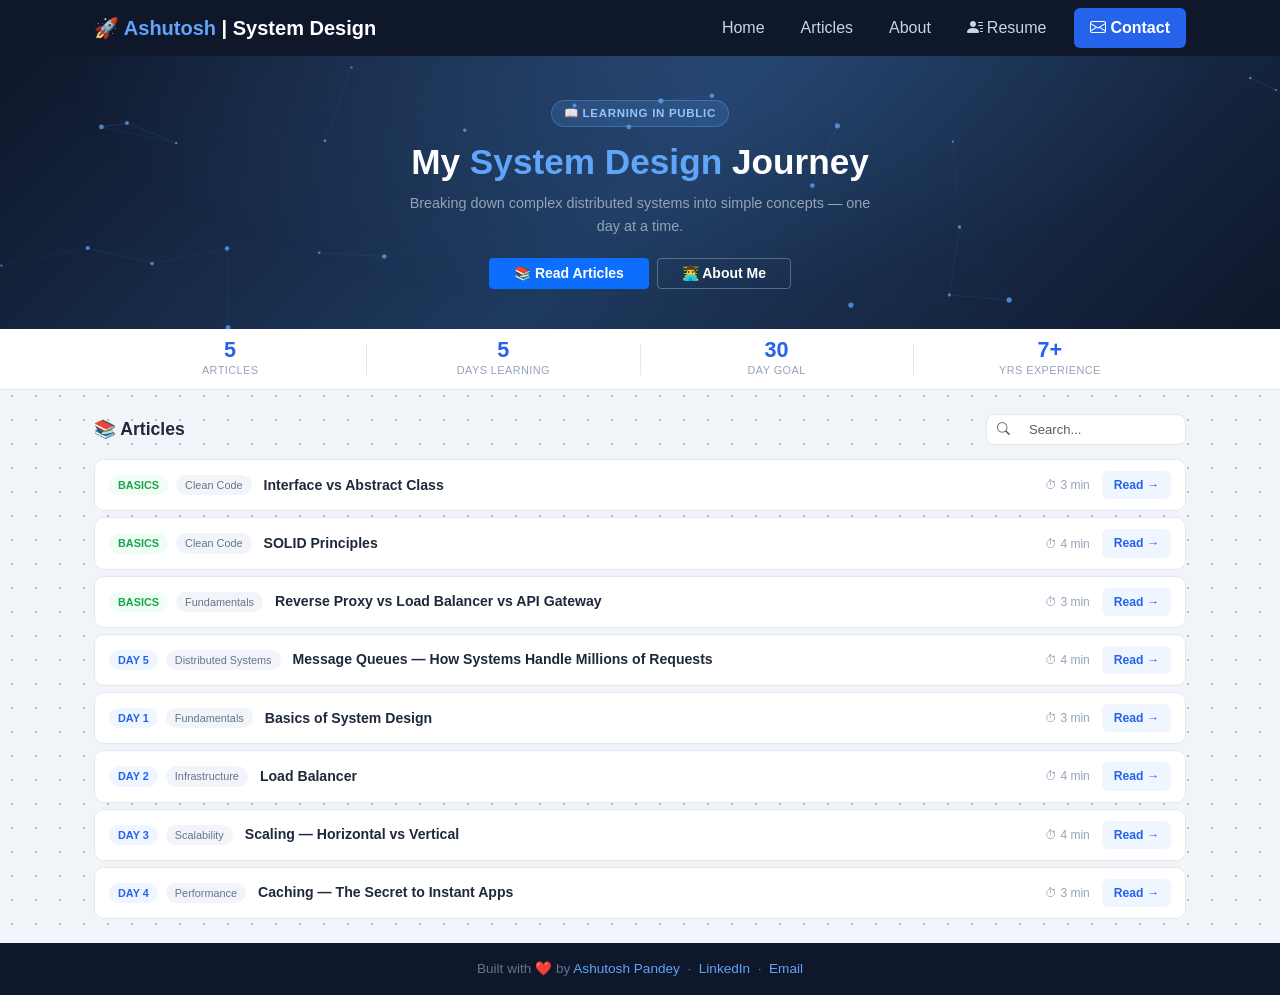
<file: index.html>
<!DOCTYPE html>
<html lang="en">
<head>
    <meta charset="UTF-8">
    <meta name="viewport" content="width=device-width, initial-scale=1.0">
    <link rel="icon" href="data:image/svg+xml,<svg xmlns=%22http://www.w3.org/2000/svg%22 viewBox=%220 0 100 100%22><text y=%22.9em%22 font-size=%2290%22>🤖</text></svg>">
    <title>Ashutosh | System Design Journey</title>
    <link href="https://cdn.jsdelivr.net/npm/bootstrap@5.3.3/dist/css/bootstrap.min.css" rel="stylesheet">
    <link href="https://cdn.jsdelivr.net/npm/bootstrap-icons@1.11.3/font/bootstrap-icons.css" rel="stylesheet">
    <link rel="stylesheet" href="stylesheets/common.css">
    <link rel="stylesheet" href="stylesheets/home.css">
</head>
<body>

    <!-- Navbar -->
    <nav class="navbar navbar-expand-lg sticky-top" id="navbar">
        <div class="container px-3 px-md-4">
            <a class="navbar-brand fw-bold text-white" href="#">🚀 <span>Ashutosh</span> | System Design</a>
            <button class="navbar-toggler border-0" type="button" data-bs-toggle="collapse" data-bs-target="#navMenu">
                <i class="bi bi-list text-white fs-4"></i>
            </button>
            <div class="collapse navbar-collapse" id="navMenu">
                <ul class="navbar-nav ms-auto align-items-lg-center gap-1 py-2 py-lg-0">
                    <li class="nav-item"><a class="nav-link px-3" href="#">Home</a></li>
                    <li class="nav-item"><a class="nav-link px-3" href="#articles">Articles</a></li>
                    <li class="nav-item"><a class="nav-link px-3" href="#" data-bs-toggle="modal" data-bs-target="#aboutModal">About</a></li>
                    <li class="nav-item"><a class="nav-link px-3" href="resume.html" target="_blank"><i class="bi bi-person-lines-fill me-1"></i>Resume</a></li>
                    <li class="nav-item ms-lg-2 mt-2 mt-lg-0">
                        <a class="nav-link contact-btn px-3 rounded" href="https://mail.google.com/mail/?view=cm&to=imaashutoshpandey@gmail.com" target="_blank">
                            <i class="bi bi-envelope me-1"></i>Contact
                        </a>
                    </li>
                </ul>
            </div>
        </div>
    </nav>

    <!-- Hero -->
    <section class="hero">
        <canvas id="heroCanvas" class="hero-canvas"></canvas>
        <div class="hero-content">
            <div class="hero-badge">📖 Learning in Public</div>
            <h1 class="mb-2">My <span class="highlight">System Design</span> Journey</h1>
            <p>Breaking down complex distributed systems into simple concepts — one day at a time.</p>
            <div class="d-flex justify-content-center gap-2 flex-wrap">
                <a href="#articles" class="btn btn-primary btn-sm fw-semibold px-4">📚 Read Articles</a>
                <button class="btn btn-hero-outline btn-sm fw-semibold px-4" data-bs-toggle="modal" data-bs-target="#aboutModal">👨‍💻 About Me</button>
            </div>
        </div>
    </section>

    <!-- Stats -->
    <div class="stats-bar">
        <div class="container px-3 px-md-4">
            <div class="stats-row">
                <div class="stat-item">
                    <span class="stat-number">5</span>
                    <span class="stat-label">Articles</span>
                </div>
                <div class="stat-divider"></div>
                <div class="stat-item">
                    <span class="stat-number">5</span>
                    <span class="stat-label">Days Learning</span>
                </div>
                <div class="stat-divider"></div>
                <div class="stat-item">
                    <span class="stat-number">30</span>
                    <span class="stat-label">Day Goal</span>
                </div>
                <div class="stat-divider"></div>
                <div class="stat-item">
                    <span class="stat-number">7+</span>
                    <span class="stat-label">Yrs Experience</span>
                </div>
            </div>
        </div>
    </div>

    <!-- Articles -->
    <div class="container px-3 px-md-4 py-4" id="articles">

        <div class="section-header">
            <h2 class="section-title">📚 Articles</h2>
            <div class="input-group search-group">
                <span class="input-group-text bg-white border-end-0"><i class="bi bi-search text-muted" style="font-size:0.8rem;"></i></span>
                <input type="text" id="searchInput" class="form-control border-start-0 search-input" placeholder="Search...">
            </div>
        </div>

        <div class="article-list" id="articleList">

            <div class="article-list-item article-trigger" data-day="103" data-title="interface abstract class abstraction clean code csharp basics fundamentals oop">
                <div class="d-flex align-items-center gap-2 flex-shrink-0">
                    <span class="basics-badge">Basics</span>
                    <span class="topic-tag d-none d-sm-inline">Clean Code</span>
                </div>
                <span class="ali-title">Interface vs Abstract Class</span>
                <span class="read-time d-none d-md-inline">⏱ 3 min</span>
                <span class="read-btn">Read →</span>
            </div>

            <div class="article-list-item article-trigger" data-day="102" data-title="solid principles clean code srp ocp lsp isp dip basics fundamentals design patterns">
                <div class="d-flex align-items-center gap-2 flex-shrink-0">
                    <span class="basics-badge">Basics</span>
                    <span class="topic-tag d-none d-sm-inline">Clean Code</span>
                </div>
                <span class="ali-title">SOLID Principles</span>
                <span class="read-time d-none d-md-inline">⏱ 4 min</span>
                <span class="read-btn">Read →</span>
            </div>

            <div class="article-list-item article-trigger" data-day="101" data-title="reverse proxy load balancer api gateway fundamentals basics microservices">
                <div class="d-flex align-items-center gap-2 flex-shrink-0">
                    <span class="basics-badge">Basics</span>
                    <span class="topic-tag d-none d-sm-inline">Fundamentals</span>
                </div>
                <span class="ali-title">Reverse Proxy vs Load Balancer vs API Gateway</span>
                <span class="read-time d-none d-md-inline">⏱ 3 min</span>
                <span class="read-btn">Read →</span>
            </div>

            <div class="article-list-item article-trigger" data-day="5" data-title="day 5 message queues kafka distributed systems backend">
                <div class="d-flex align-items-center gap-2 flex-shrink-0">
                    <span class="day-badge">Day 5</span>
                    <span class="topic-tag d-none d-sm-inline">Distributed Systems</span>
                </div>
                <span class="ali-title">Message Queues — How Systems Handle Millions of Requests</span>
                <span class="read-time d-none d-md-inline">⏱ 4 min</span>
                <span class="read-btn">Read →</span>
            </div>

            <div class="article-list-item article-trigger" data-day="1" data-title="day 1 basics system design fundamentals">
                <div class="d-flex align-items-center gap-2 flex-shrink-0">
                    <span class="day-badge">Day 1</span>
                    <span class="topic-tag d-none d-sm-inline">Fundamentals</span>
                </div>
                <span class="ali-title">Basics of System Design</span>
                <span class="read-time d-none d-md-inline">⏱ 3 min</span>
                <span class="read-btn">Read →</span>
            </div>

            <div class="article-list-item article-trigger" data-day="2" data-title="day 2 load balancer traffic servers infrastructure">
                <div class="d-flex align-items-center gap-2 flex-shrink-0">
                    <span class="day-badge">Day 2</span>
                    <span class="topic-tag d-none d-sm-inline">Infrastructure</span>
                </div>
                <span class="ali-title">Load Balancer</span>
                <span class="read-time d-none d-md-inline">⏱ 4 min</span>
                <span class="read-btn">Read →</span>
            </div>

            <div class="article-list-item article-trigger" data-day="3" data-title="day 3 scaling horizontal vertical scalability">
                <div class="d-flex align-items-center gap-2 flex-shrink-0">
                    <span class="day-badge">Day 3</span>
                    <span class="topic-tag d-none d-sm-inline">Scalability</span>
                </div>
                <span class="ali-title">Scaling — Horizontal vs Vertical</span>
                <span class="read-time d-none d-md-inline">⏱ 4 min</span>
                <span class="read-btn">Read →</span>
            </div>

            <div class="article-list-item article-trigger" data-day="4" data-title="day 4 caching redis performance instant apps">
                <div class="d-flex align-items-center gap-2 flex-shrink-0">
                    <span class="day-badge">Day 4</span>
                    <span class="topic-tag d-none d-sm-inline">Performance</span>
                </div>
                <span class="ali-title">Caching — The Secret to Instant Apps</span>
                <span class="read-time d-none d-md-inline">⏱ 3 min</span>
                <span class="read-btn">Read →</span>
            </div>

        </div>

        <div id="noResults" style="display:none;">
            <p class="text-center text-muted py-3 small">No articles match your search.</p>
        </div>

    </div>

    <!-- Footer -->
    <footer class="py-3 text-center">
        <div class="container">
            Built with ❤️ by
            <a href="#" data-bs-toggle="modal" data-bs-target="#aboutModal">Ashutosh Pandey</a>
            &nbsp;·&nbsp;
            <a href="https://www.linkedin.com/in/ashutoshpandey13/" target="_blank">LinkedIn</a>
            &nbsp;·&nbsp;
            <a href="https://mail.google.com/mail/?view=cm&to=imaashutoshpandey@gmail.com" target="_blank">Email</a>
        </div>
    </footer>

    <!-- Article Modal -->
    <div class="modal fade" id="articleModal" tabindex="-1">
        <div class="modal-dialog modal-dialog-centered modal-dialog-scrollable modal-lg">
            <div class="modal-content p-2">
                <div class="modal-header border-0 pb-0">
                    <div>
                        <div class="d-flex gap-2 mb-1 flex-wrap" id="modalTags"></div>
                        <h5 class="modal-title fw-bold" id="modalTitle"></h5>
                        <p class="text-muted small mb-0" id="modalSubtitle"></p>
                    </div>
                    <button class="btn-close-custom ms-3 flex-shrink-0" data-bs-dismiss="modal">✕</button>
                </div>
                <div class="modal-body pt-3" id="modalBody"></div>
            </div>
        </div>
    </div>

    <!-- About Modal -->
    <div class="modal fade" id="aboutModal" tabindex="-1">
        <div class="modal-dialog modal-dialog-centered modal-dialog-scrollable">
            <div class="modal-content">
                <!-- Header -->
                <div class="modal-header border-0 pb-0 px-4 pt-4">
                    <div class="d-flex align-items-center gap-3 w-100">
                        <div class="about-avatar">AP</div>
                        <div>
                            <h5 class="modal-title mb-0">Ashutosh Pandey</h5>
                            <p class="text-muted mb-0" style="font-size:0.82rem;">Lead Software Engineer · 7+ yrs</p>
                        </div>
                        <button class="btn-close-custom ms-auto" data-bs-dismiss="modal">✕</button>
                    </div>
                </div>

                <div class="modal-body px-4 pt-3 pb-4">

                    <!-- Bio -->
                    <p class="about-bio">Full Stack Developer building scalable enterprise SaaS &amp; HCM applications. Currently levelling up in System Design — one concept a day.</p>

                    <!-- Experience -->
                    <p class="about-section-label">💼 Experience</p>
                    <div class="about-timeline">

                        <div class="about-exp">
                            <div class="about-exp-header">
                                <div>
                                    <span class="about-role">Lead Software Engineer</span>
                                    <span class="about-company">· UKG</span>
                                </div>
                                <span class="about-date">2021 – Present</span>
                            </div>
                            <p class="about-exp-desc">Built microservices on AWS (Kotlin), integrated feature flags with LaunchDarkly, re-architected SQL exports for 100K+ records, and reduced CI/CD cycle time by 30%.</p>
                        </div>

                        <div class="about-exp">
                            <div class="about-exp-header">
                                <div>
                                    <span class="about-role">Software Engineer</span>
                                    <span class="about-company">· BOLD Technology</span>
                                </div>
                                <span class="about-date">2020 – 2021</span>
                            </div>
                            <p class="about-exp-desc">Delivered web apps (C#, SQL, Web API) for an international resume builder platform across UK, France, and Italy.</p>
                        </div>

                        <div class="about-exp">
                            <div class="about-exp-header">
                                <div>
                                    <span class="about-role">Software Engineer</span>
                                    <span class="about-company">· Newgen Software</span>
                                </div>
                                <span class="about-date">2018 – 2020</span>
                            </div>
                            <p class="about-exp-desc">Enterprise solutions for Banking &amp; CTS domains with OAuth2 and JWT-secured APIs.</p>
                        </div>

                    </div>

                    <!-- Skills -->
                    <p class="about-section-label mt-3">🛠 Skills</p>
                    <div class="about-pills">
                        <span class="about-pill">C#</span><span class="about-pill">ASP.NET MVC</span><span class="about-pill">React.js</span><span class="about-pill">Angular</span><span class="about-pill">TypeScript</span><span class="about-pill">Kotlin</span><span class="about-pill">REST APIs</span><span class="about-pill">Microservices</span><span class="about-pill">AWS</span><span class="about-pill">Docker</span><span class="about-pill">Kubernetes</span><span class="about-pill">SQL</span><span class="about-pill">PostgreSQL</span><span class="about-pill">Datadog</span><span class="about-pill">CI/CD</span>
                    </div>

                    <!-- Links -->
                    <div class="about-links mt-3">
                        <a href="https://www.linkedin.com/in/ashutoshpandey13/" target="_blank" class="about-link-btn">
                            <svg viewBox="0 0 24 24" xmlns="http://www.w3.org/2000/svg" width="15" height="15" fill="#0077b5"><path d="M20.447 20.452H17.21v-5.569c0-1.328-.027-3.037-1.852-3.037-1.853 0-2.136 1.445-2.136 2.939v5.667H9.982V9h3.102v1.561h.043c.431-.815 1.484-1.674 3.053-1.674 3.265 0 3.867 2.149 3.867 4.942v6.623zM5.337 7.433a1.8 1.8 0 1 1 0-3.601 1.8 1.8 0 0 1 0 3.601zm1.554 13.019H3.783V9h3.108v11.452zM22.225 0H1.771C.792 0 0 .774 0 1.729v20.542C0 23.227.792 24 1.771 24h20.451C23.2 24 24 23.227 24 22.271V1.729C24 .774 23.2 0 22.222 0h.003z"/></svg>
                            LinkedIn
                        </a>
                        <a href="resume.html" target="_blank" class="about-link-btn">
                            <i class="bi bi-person-lines-fill"></i> Resume
                        </a>
                        <a href="https://mail.google.com/mail/?view=cm&to=imaashutoshpandey@gmail.com" target="_blank" class="about-link-btn">
                            <i class="bi bi-envelope"></i> Email
                        </a>
                    </div>

                </div>
            </div>
        </div>
    </div>

    <script src="https://cdn.jsdelivr.net/npm/bootstrap@5.3.3/dist/js/bootstrap.bundle.min.js"></script>
    <script src="systemDesignSeries/articles.js"></script>
    <script>
        function renderBlocks(blocks) {
            return blocks.map(block => {
                switch (block.type) {
                    case 'text':      return `<p>${block.value}</p>`;
                    case 'heading':   return `<h5 class="fw-bold mt-4 mb-3" style="color:#1e293b;">${block.value}</h5>`;
                    case 'flow':      return `<div class="highlight-box my-4">${block.value}</div>`;
                    case 'list':      return `<ul>${block.value.map(i => `<li>${i}</li>`).join('')}</ul>`;
                    case 'checklist': return `<ul class="check-list">${block.value.map(i => `<li>✅ ${i}</li>`).join('')}</ul>`;
                    case 'code':      return `<pre style="background:#f1f5f9;border-radius:8px;padding:1rem;font-size:0.82rem;overflow-x:auto;margin:1rem 0;"><code>${block.value}</code></pre>`;
                    case 'takeaway':  return `<h5 class="fw-bold mt-4 mb-3" style="color:#1e293b;">💡 Key Takeaway</h5><p>${block.value}</p>`;
                    case 'cards':     return `<div class="row g-3 my-4">${block.value.map(c =>
                        `<div class="col-12 col-sm-6"><div class="scale-card h-100"><h6>${c.title}</h6><p class="mb-0 small">${c.text}</p></div></div>`
                    ).join('')}</div>`;
                    default: return '';
                }
            }).join('');
        }

        document.querySelectorAll('.article-trigger').forEach(card => {
            card.addEventListener('click', function () {
                const day = parseInt(this.dataset.day, 10);
                const article = ARTICLES.find(a => a.day === day);
                if (!article) return;
                document.getElementById('modalTags').innerHTML =
                    `<span class="day-badge">Day ${article.day}</span><span class="modal-tag">${article.tag}</span><span class="modal-tag">⏱ ${article.readTime} read</span>`;
                document.getElementById('modalTitle').textContent = article.title;
                document.getElementById('modalSubtitle').textContent = article.subtitle || '';
                document.getElementById('modalBody').innerHTML = renderBlocks(article.content);
                bootstrap.Modal.getOrCreateInstance(document.getElementById('articleModal')).show();
            });
        });

        window.addEventListener('scroll', function () {
            document.getElementById('navbar').classList.toggle('scrolled', window.scrollY > 10);
        });

        // Hero network animation
        (function () {
            var canvas = document.getElementById('heroCanvas');
            var ctx = canvas.getContext('2d');
            var nodes = [];
            var MAX_DIST = 130;

            function resize() {
                canvas.width = canvas.offsetWidth;
                canvas.height = canvas.offsetHeight;
            }

            function init() {
                nodes = [];
                var count = Math.max(18, Math.floor((canvas.width * canvas.height) / 12000));
                for (var i = 0; i < count; i++) {
                    nodes.push({
                        x: Math.random() * canvas.width,
                        y: Math.random() * canvas.height,
                        vx: (Math.random() - 0.5) * 0.35,
                        vy: (Math.random() - 0.5) * 0.35,
                        r: Math.random() * 1.8 + 1
                    });
                }
            }

            function draw() {
                ctx.clearRect(0, 0, canvas.width, canvas.height);
                for (var i = 0; i < nodes.length; i++) {
                    for (var j = i + 1; j < nodes.length; j++) {
                        var dx = nodes[i].x - nodes[j].x;
                        var dy = nodes[i].y - nodes[j].y;
                        var dist = Math.sqrt(dx * dx + dy * dy);
                        if (dist < MAX_DIST) {
                            ctx.beginPath();
                            ctx.strokeStyle = 'rgba(96,165,250,' + (0.28 * (1 - dist / MAX_DIST)) + ')';
                            ctx.lineWidth = 0.7;
                            ctx.moveTo(nodes[i].x, nodes[i].y);
                            ctx.lineTo(nodes[j].x, nodes[j].y);
                            ctx.stroke();
                        }
                    }
                }
                for (var k = 0; k < nodes.length; k++) {
                    var n = nodes[k];
                    ctx.beginPath();
                    ctx.arc(n.x, n.y, n.r, 0, Math.PI * 2);
                    ctx.fillStyle = 'rgba(96,165,250,0.75)';
                    ctx.fill();
                    n.x += n.vx;
                    n.y += n.vy;
                    if (n.x < 0 || n.x > canvas.width)  n.vx *= -1;
                    if (n.y < 0 || n.y > canvas.height) n.vy *= -1;
                }
                requestAnimationFrame(draw);
            }

            resize();
            init();
            draw();
            window.addEventListener('resize', function () { resize(); init(); });
        })();

        document.getElementById('searchInput').addEventListener('input', function () {
            var q = this.value.toLowerCase();
            var items = document.querySelectorAll('.article-list-item');
            var visible = 0;
            items.forEach(function (item) {
                var show = (item.dataset.title + ' ' + item.innerText.toLowerCase()).includes(q);
                item.style.display = show ? '' : 'none';
                if (show) visible++;
            });
            document.getElementById('noResults').style.display = visible === 0 ? 'block' : 'none';
        });
    </script>
    <script data-goatcounter="https://ashutosh139.goatcounter.com/count" async src="//gc.zgo.at/count.js"></script>
</body>
</html>
</file>
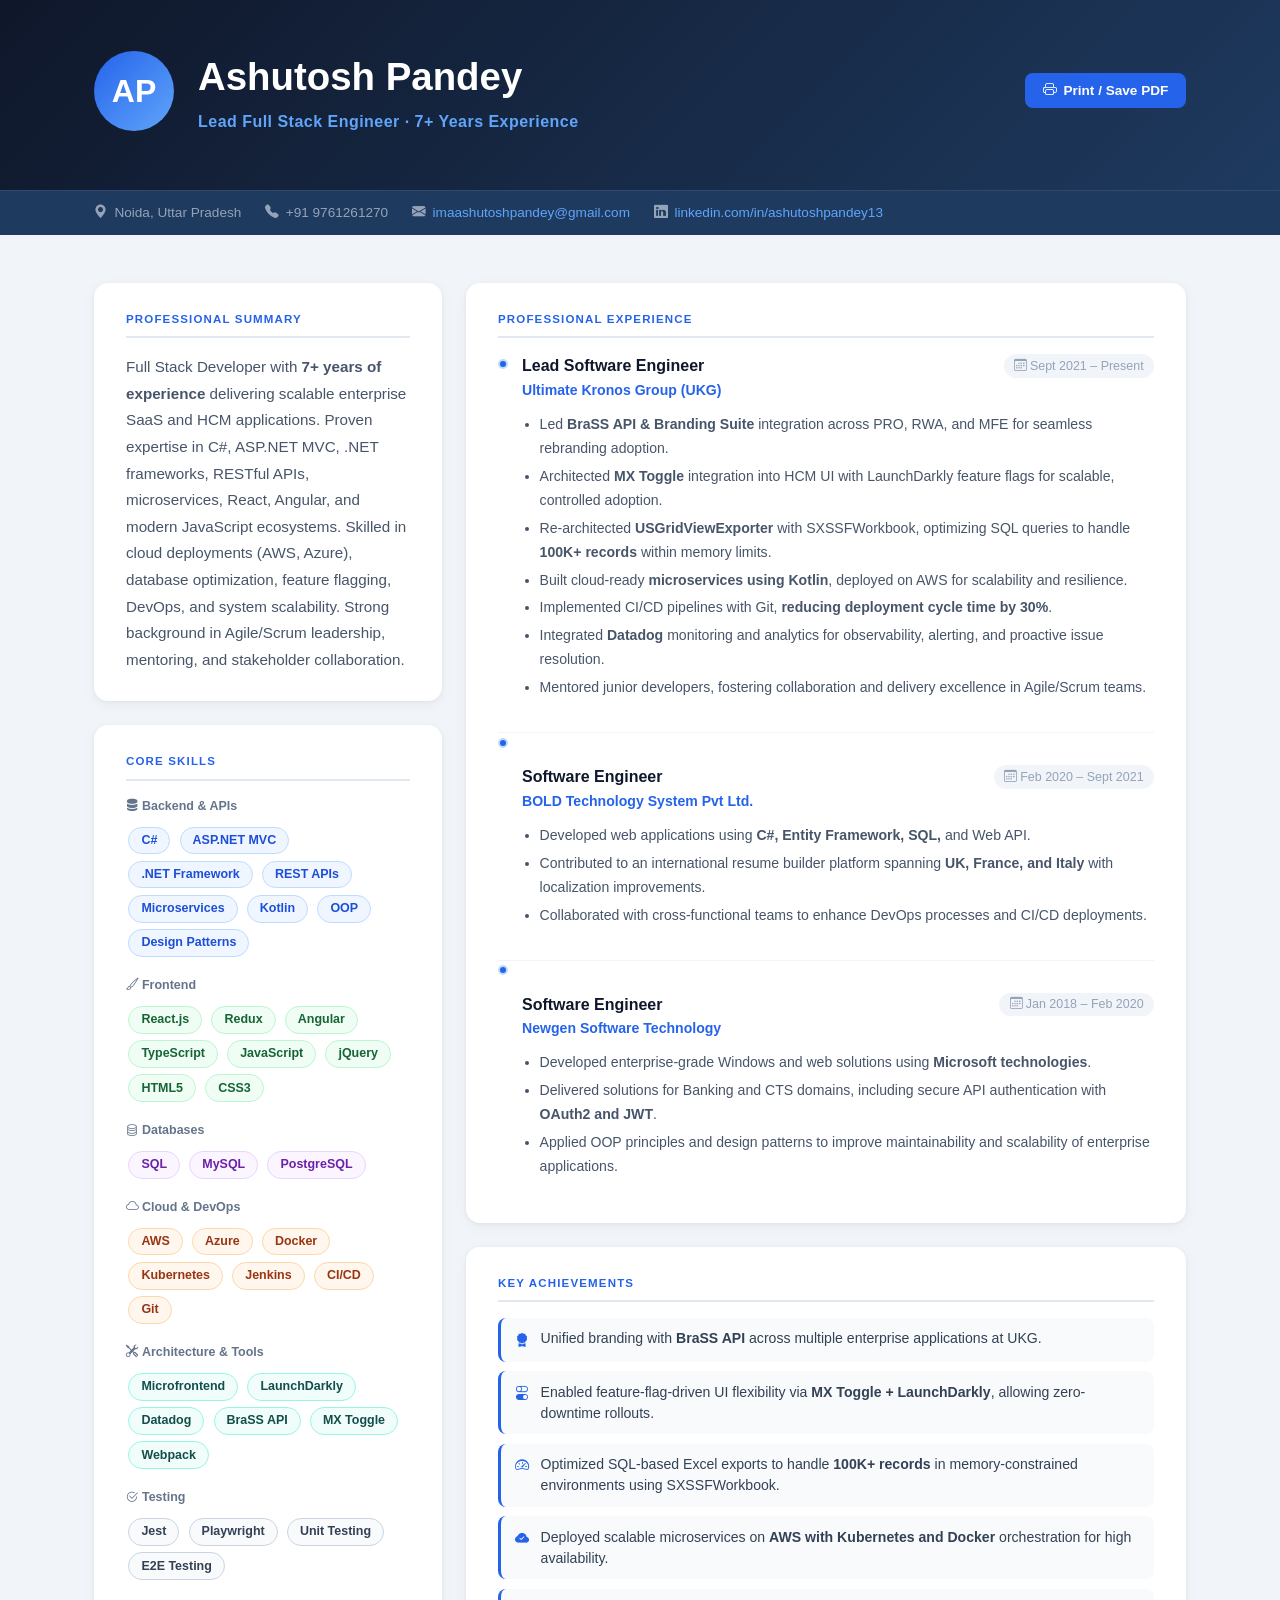
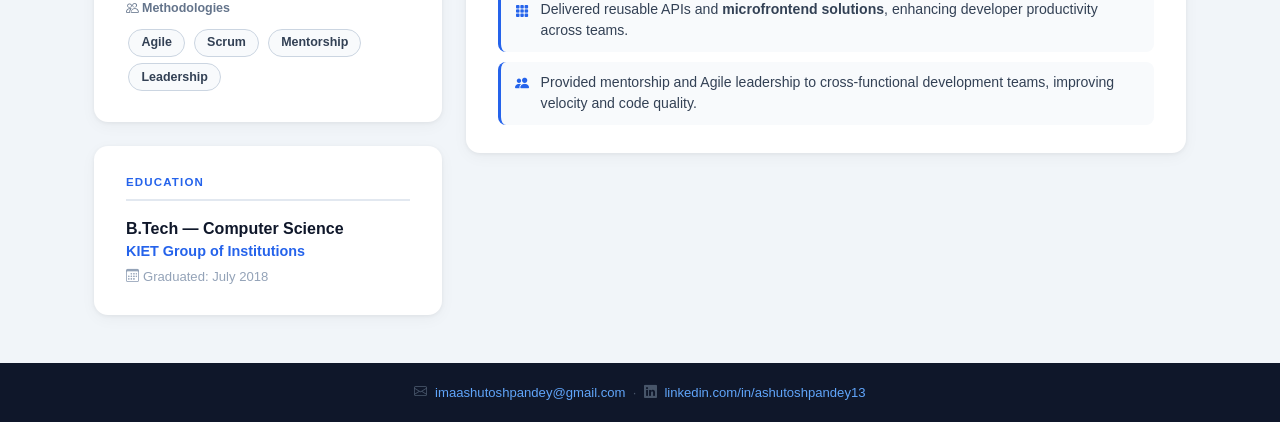
<file: resume.html>
<!DOCTYPE html>
<html lang="en">
<head>
    <meta charset="UTF-8">
    <meta name="viewport" content="width=device-width, initial-scale=1.0">
     <link rel="icon" href="data:image/svg+xml,<svg xmlns=%22http://www.w3.org/2000/svg%22 viewBox=%220 0 100 100%22><text y=%22.9em%22 font-size=%2290%22>🤖</text></svg>">
    <title>Ashutosh Pandey — Full Stack Engineer</title>
    <link href="https://cdn.jsdelivr.net/npm/bootstrap@5.3.3/dist/css/bootstrap.min.css" rel="stylesheet">
    <link href="https://cdn.jsdelivr.net/npm/bootstrap-icons@1.11.3/font/bootstrap-icons.css" rel="stylesheet">
    <link rel="stylesheet" href="stylesheets/resume.css">
</head>
<body>

    <!-- ── Hero ── -->
    <div class="resume-hero">
        <div class="container-xl px-4">
            <div class="d-flex align-items-center gap-4 mb-3 flex-wrap">
                <div class="avatar-circle">AP</div>
                <div>
                    <div class="resume-name">Ashutosh Pandey</div>
                    <div class="resume-title">Lead Full Stack Engineer · 7+ Years Experience</div>
                </div>
                <div class="ms-lg-auto mt-2 mt-lg-0">
                    <button class="print-btn" onclick="window.print()">
                        <i class="bi bi-printer"></i> Print / Save PDF
                    </button>
                </div>
            </div>
        </div>
    </div>

    <!-- ── Contact strip ── -->
    <div class="contact-strip">
        <div class="container-xl px-4">
            <div class="d-flex flex-wrap gap-3 gap-md-4">
                <div class="contact-item"><i class="bi bi-geo-alt-fill"></i> Noida, Uttar Pradesh</div>
                <div class="contact-item"><i class="bi bi-telephone-fill"></i> +91 9761261270</div>
                <div class="contact-item">
                    <i class="bi bi-envelope-fill"></i>
                    <a href="mailto:imaashutoshpandey@gmail.com">imaashutoshpandey@gmail.com</a>
                </div>
                <div class="contact-item">
                    <i class="bi bi-linkedin"></i>
                    <a href="https://www.linkedin.com/in/ashutoshpandey13/" target="_blank">linkedin.com/in/ashutoshpandey13</a>
                </div>
            </div>
        </div>
    </div>

    <!-- ── Body ── -->
    <div class="container-xl px-4 py-5">
        <div class="row g-4">

            <!-- ── Left column ── -->
            <div class="col-12 col-lg-4 d-flex flex-column gap-4">

                <!-- Professional Summary -->
                <div class="resume-card">
                    <div class="section-label">Professional Summary</div>
                    <p class="summary-text mb-0">
                        Full Stack Developer with <strong>7+ years of experience</strong> delivering scalable enterprise SaaS and HCM applications. Proven expertise in C#, ASP.NET MVC, .NET frameworks, RESTful APIs, microservices, React, Angular, and modern JavaScript ecosystems. Skilled in cloud deployments (AWS, Azure), database optimization, feature flagging, DevOps, and system scalability. Strong background in Agile/Scrum leadership, mentoring, and stakeholder collaboration.
                    </p>
                </div>

                <!-- Skills -->
                <div class="resume-card">
                    <div class="section-label">Core Skills</div>

                    <div class="mb-3">
                        <div class="skill-group-label"><i class="bi bi-server me-1"></i>Backend & APIs</div>
                        <span class="skill-pill">C#</span>
                        <span class="skill-pill">ASP.NET MVC</span>
                        <span class="skill-pill">.NET Framework</span>
                        <span class="skill-pill">REST APIs</span>
                        <span class="skill-pill">Microservices</span>
                        <span class="skill-pill">Kotlin</span>
                        <span class="skill-pill">OOP</span>
                        <span class="skill-pill">Design Patterns</span>
                    </div>

                    <div class="mb-3">
                        <div class="skill-group-label"><i class="bi bi-brush me-1"></i>Frontend</div>
                        <span class="skill-pill green">React.js</span>
                        <span class="skill-pill green">Redux</span>
                        <span class="skill-pill green">Angular</span>
                        <span class="skill-pill green">TypeScript</span>
                        <span class="skill-pill green">JavaScript</span>
                        <span class="skill-pill green">jQuery</span>
                        <span class="skill-pill green">HTML5</span>
                        <span class="skill-pill green">CSS3</span>
                    </div>

                    <div class="mb-3">
                        <div class="skill-group-label"><i class="bi bi-database me-1"></i>Databases</div>
                        <span class="skill-pill purple">SQL</span>
                        <span class="skill-pill purple">MySQL</span>
                        <span class="skill-pill purple">PostgreSQL</span>
                    </div>

                    <div class="mb-3">
                        <div class="skill-group-label"><i class="bi bi-cloud me-1"></i>Cloud & DevOps</div>
                        <span class="skill-pill orange">AWS</span>
                        <span class="skill-pill orange">Azure</span>
                        <span class="skill-pill orange">Docker</span>
                        <span class="skill-pill orange">Kubernetes</span>
                        <span class="skill-pill orange">Jenkins</span>
                        <span class="skill-pill orange">CI/CD</span>
                        <span class="skill-pill orange">Git</span>
                    </div>

                    <div class="mb-3">
                        <div class="skill-group-label"><i class="bi bi-tools me-1"></i>Architecture & Tools</div>
                        <span class="skill-pill teal">Microfrontend</span>
                        <span class="skill-pill teal">LaunchDarkly</span>
                        <span class="skill-pill teal">Datadog</span>
                        <span class="skill-pill teal">BraSS API</span>
                        <span class="skill-pill teal">MX Toggle</span>
                        <span class="skill-pill teal">Webpack</span>
                    </div>

                    <div class="mb-3">
                        <div class="skill-group-label"><i class="bi bi-check2-circle me-1"></i>Testing</div>
                        <span class="skill-pill slate">Jest</span>
                        <span class="skill-pill slate">Playwright</span>
                        <span class="skill-pill slate">Unit Testing</span>
                        <span class="skill-pill slate">E2E Testing</span>
                    </div>

                    <div>
                        <div class="skill-group-label"><i class="bi bi-people me-1"></i>Methodologies</div>
                        <span class="skill-pill slate">Agile</span>
                        <span class="skill-pill slate">Scrum</span>
                        <span class="skill-pill slate">Mentorship</span>
                        <span class="skill-pill slate">Leadership</span>
                    </div>
                </div>

                <!-- Education -->
                <div class="resume-card">
                    <div class="section-label">Education</div>
                    <div class="edu-degree">B.Tech — Computer Science</div>
                    <div class="edu-school">KIET Group of Institutions</div>
                    <div class="edu-year mt-1"><i class="bi bi-calendar3 me-1"></i>Graduated: July 2018</div>
                </div>

            </div>

            <!-- ── Right column ── -->
            <div class="col-12 col-lg-8 d-flex flex-column gap-4">

                <!-- Experience -->
                <div class="resume-card">
                    <div class="section-label">Professional Experience</div>

                    <!-- UKG -->
                    <div class="exp-item">
                        <div class="exp-dot"></div>
                        <div class="d-flex flex-wrap justify-content-between align-items-start gap-2 mb-1">
                            <div>
                                <div class="exp-role">Lead Software Engineer</div>
                                <div class="exp-company">Ultimate Kronos Group (UKG)</div>
                            </div>
                            <span class="exp-period"><i class="bi bi-calendar3 me-1"></i>Sept 2021 – Present</span>
                        </div>
                        <ul class="exp-bullets">
                            <li>Led <strong>BraSS API & Branding Suite</strong> integration across PRO, RWA, and MFE for seamless rebranding adoption.</li>
                            <li>Architected <strong>MX Toggle</strong> integration into HCM UI with LaunchDarkly feature flags for scalable, controlled adoption.</li>
                            <li>Re-architected <strong>USGridViewExporter</strong> with SXSSFWorkbook, optimizing SQL queries to handle <strong>100K+ records</strong> within memory limits.</li>
                            <li>Built cloud-ready <strong>microservices using Kotlin</strong>, deployed on AWS for scalability and resilience.</li>
                            <li>Implemented CI/CD pipelines with Git, <strong>reducing deployment cycle time by 30%</strong>.</li>
                            <li>Integrated <strong>Datadog</strong> monitoring and analytics for observability, alerting, and proactive issue resolution.</li>
                            <li>Mentored junior developers, fostering collaboration and delivery excellence in Agile/Scrum teams.</li>
                        </ul>
                    </div>

                    <!-- BOLD -->
                    <div class="exp-item">
                        <div class="exp-dot"></div>
                        <div class="d-flex flex-wrap justify-content-between align-items-start gap-2 mb-1">
                            <div>
                                <div class="exp-role">Software Engineer</div>
                                <div class="exp-company">BOLD Technology System Pvt Ltd.</div>
                            </div>
                            <span class="exp-period"><i class="bi bi-calendar3 me-1"></i>Feb 2020 – Sept 2021</span>
                        </div>
                        <ul class="exp-bullets">
                            <li>Developed web applications using <strong>C#, Entity Framework, SQL,</strong> and Web API.</li>
                            <li>Contributed to an international resume builder platform spanning <strong>UK, France, and Italy</strong> with localization improvements.</li>
                            <li>Collaborated with cross-functional teams to enhance DevOps processes and CI/CD deployments.</li>
                        </ul>
                    </div>

                    <!-- Newgen -->
                    <div class="exp-item">
                        <div class="exp-dot"></div>
                        <div class="d-flex flex-wrap justify-content-between align-items-start gap-2 mb-1">
                            <div>
                                <div class="exp-role">Software Engineer</div>
                                <div class="exp-company">Newgen Software Technology</div>
                            </div>
                            <span class="exp-period"><i class="bi bi-calendar3 me-1"></i>Jan 2018 – Feb 2020</span>
                        </div>
                        <ul class="exp-bullets">
                            <li>Developed enterprise-grade Windows and web solutions using <strong>Microsoft technologies</strong>.</li>
                            <li>Delivered solutions for Banking and CTS domains, including secure API authentication with <strong>OAuth2 and JWT</strong>.</li>
                            <li>Applied OOP principles and design patterns to improve maintainability and scalability of enterprise applications.</li>
                        </ul>
                    </div>
                </div>

                <!-- Achievements -->
                <div class="resume-card">
                    <div class="section-label">Key Achievements</div>
                    <div class="achievement-item">
                        <i class="bi bi-award-fill ach-icon"></i>
                        <span>Unified branding with <strong>BraSS API</strong> across multiple enterprise applications at UKG.</span>
                    </div>
                    <div class="achievement-item">
                        <i class="bi bi-toggles ach-icon"></i>
                        <span>Enabled feature-flag-driven UI flexibility via <strong>MX Toggle + LaunchDarkly</strong>, allowing zero-downtime rollouts.</span>
                    </div>
                    <div class="achievement-item">
                        <i class="bi bi-speedometer2 ach-icon"></i>
                        <span>Optimized SQL-based Excel exports to handle <strong>100K+ records</strong> in memory-constrained environments using SXSSFWorkbook.</span>
                    </div>
                    <div class="achievement-item">
                        <i class="bi bi-cloud-check-fill ach-icon"></i>
                        <span>Deployed scalable microservices on <strong>AWS with Kubernetes and Docker</strong> orchestration for high availability.</span>
                    </div>
                    <div class="achievement-item">
                        <i class="bi bi-grid-3x3-gap-fill ach-icon"></i>
                        <span>Delivered reusable APIs and <strong>microfrontend solutions</strong>, enhancing developer productivity across teams.</span>
                    </div>
                    <div class="achievement-item">
                        <i class="bi bi-people-fill ach-icon"></i>
                        <span>Provided mentorship and Agile leadership to cross-functional development teams, improving velocity and code quality.</span>
                    </div>
                </div>

            </div>
        </div>
    </div>

    <div class="resume-footer">
        <i class="bi bi-envelope me-1"></i>
        <a href="mailto:imaashutoshpandey@gmail.com">imaashutoshpandey@gmail.com</a>
        &nbsp;·&nbsp;
        <i class="bi bi-linkedin me-1"></i>
        <a href="https://www.linkedin.com/in/ashutoshpandey13/" target="_blank">linkedin.com/in/ashutoshpandey13</a>
    </div>

    <script src="https://cdn.jsdelivr.net/npm/bootstrap@5.3.3/dist/js/bootstrap.bundle.min.js"></script>
</body>
</html>
</file>
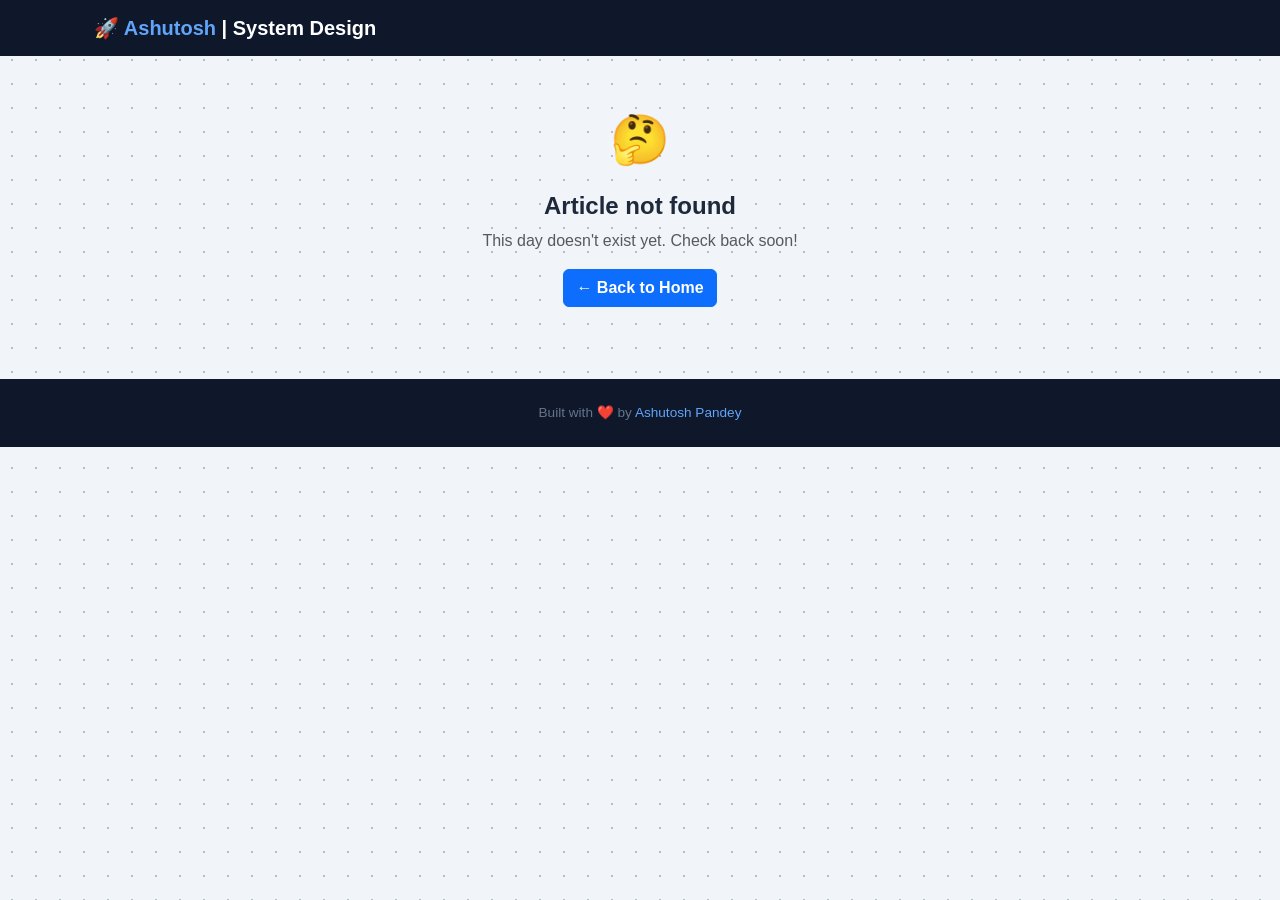
<file: systemDesignSeries/article.html>
<!DOCTYPE html>
<html lang="en">
<head>
    <meta charset="UTF-8">
    <meta name="viewport" content="width=device-width, initial-scale=1.0">
    <title>Loading… | System Design</title>
    <link href="https://cdn.jsdelivr.net/npm/bootstrap@5.3.3/dist/css/bootstrap.min.css" rel="stylesheet">
    <link href="https://cdn.jsdelivr.net/npm/bootstrap-icons@1.11.3/font/bootstrap-icons.css" rel="stylesheet">
    <link rel="stylesheet" href="../stylesheets/common.css">
    <link rel="stylesheet" href="../stylesheets/article.css">
</head>
<body>

    <nav class="navbar navbar-expand-lg">
        <div class="container-xl px-4">
            <a class="navbar-brand fw-bold text-white" href="../index.html">🚀 <span>Ashutosh</span> | System Design</a>
        </div>
    </nav>

    <!-- Header — filled by JS -->
    <div class="article-header" id="articleHeader" style="display:none;">
        <div class="container-xl px-4">
            <nav aria-label="breadcrumb" class="mb-3">
                <ol class="breadcrumb mb-0">
                    <li class="breadcrumb-item"><a href="../index.html" class="text-secondary text-decoration-none">Home</a></li>
                    <li class="breadcrumb-item active text-white" id="breadcrumbDay"></li>
                </ol>
            </nav>
            <div class="d-flex gap-2 mb-3 flex-wrap">
                <span class="day-badge" id="dayBadge"></span>
                <span class="topic-tag" id="topicTag"></span>
                <span class="topic-tag" id="readTime"></span>
            </div>
            <h1 class="fw-bold mb-2" style="font-size:clamp(1.5rem,4vw,2.2rem);" id="articleTitle"></h1>
            <p class="mb-0" style="color:#94a3b8;" id="articleSubtitle"></p>
        </div>
    </div>

    <!-- Body — filled by JS -->
    <div class="container-xl px-4 py-5" id="articleBody" style="display:none;">
        <div class="row justify-content-center">
            <div class="col-12 col-lg-8">
                <div class="article-body p-4 p-md-5" id="articleContent"></div>
                <div class="d-flex justify-content-between align-items-center mt-4 flex-wrap gap-3" id="articleNav"></div>
            </div>
        </div>
    </div>

    <!-- Not found -->
    <div class="container-xl px-4 py-5 text-center" id="notFound" style="display:none;">
        <div style="font-size:3rem;">🤔</div>
        <h4 class="fw-bold mt-3" style="color:#1e293b;">Article not found</h4>
        <p class="text-muted">This day doesn't exist yet. Check back soon!</p>
        <a href="../index.html" class="btn btn-primary fw-semibold">← Back to Home</a>
    </div>

    <footer class="py-4 text-center mt-4">
        Built with ❤️ by <a href="../index.html">Ashutosh Pandey</a>
    </footer>

    <script src="https://cdn.jsdelivr.net/npm/bootstrap@5.3.3/dist/js/bootstrap.bundle.min.js"></script>
    <script src="articles.js"></script>
    <script>
        function renderBlocks(blocks) {
            return blocks.map(block => {
                switch (block.type) {
                    case 'text':
                        return `<p>${block.value}</p>`;
                    case 'heading':
                        return `<h5 class="fw-bold mt-4 mb-3" style="color:#1e293b;">${block.value}</h5>`;
                    case 'flow':
                        return `<div class="highlight-box my-4">${block.value}</div>`;
                    case 'list':
                        return `<ul>${block.value.map(i => `<li>${i}</li>`).join('')}</ul>`;
                    case 'checklist':
                        return `<ul class="check-list">${block.value.map(i => `<li>✅ ${i}</li>`).join('')}</ul>`;
                    case 'cards':
                        return `<div class="row g-3 my-4">${block.value.map(c =>
                            `<div class="col-12 col-sm-6"><div class="scale-card h-100"><h6>${c.title}</h6><p class="mb-0 small">${c.text}</p></div></div>`
                        ).join('')}</div>`;
                    case 'takeaway':
                        return `<h5 class="fw-bold mt-4 mb-3" style="color:#1e293b;">💡 Key Takeaway</h5><p>${block.value}</p>`;
                    default:
                        return '';
                }
            }).join('');
        }

        const params = new URLSearchParams(window.location.search);
        const dayNum = parseInt(params.get('day'), 10);
        const article = ARTICLES.find(a => a.day === dayNum);

        if (!article) {
            document.getElementById('notFound').style.display = '';
        } else {
            document.title = `Day ${article.day}: ${article.title} | System Design`;

            document.getElementById('breadcrumbDay').textContent = `Day ${article.day}`;
            document.getElementById('dayBadge').textContent = `Day ${article.day}`;
            document.getElementById('topicTag').textContent = article.tag;
            document.getElementById('readTime').textContent = `⏱ ${article.readTime} read`;
            document.getElementById('articleTitle').textContent = article.title;
            document.getElementById('articleSubtitle').textContent = article.subtitle;
            document.getElementById('articleContent').innerHTML = renderBlocks(article.content);

            const prev = ARTICLES.find(a => a.day === dayNum - 1);
            const next = ARTICLES.find(a => a.day === dayNum + 1);
            const nav = document.getElementById('articleNav');

            nav.innerHTML = prev
                ? `<a href="article.html?day=${prev.day}" class="back-btn"><i class="bi bi-arrow-left me-1"></i>Day ${prev.day}: ${prev.title}</a>`
                : `<a href="../index.html" class="back-btn"><i class="bi bi-arrow-left me-1"></i>Back to Home</a>`;

            nav.innerHTML += next
                ? `<a href="article.html?day=${next.day}" class="btn btn-primary fw-semibold">Day ${next.day}: ${next.title} →</a>`
                : `<a href="../index.html" class="btn btn-primary fw-semibold"><i class="bi bi-house me-1"></i>Back to Home</a>`;

            document.getElementById('articleHeader').style.display = '';
            document.getElementById('articleBody').style.display = '';
        }
    </script>
</body>
</html>
</file>
<file: stylesheets/common.css>
/* ── Shared across all pages ── */

body {
    background-color: #f1f5f9;
    background-image: radial-gradient(circle, #b0bec5 1px, transparent 1px);
    background-size: 24px 24px;
    font-family: 'Segoe UI', Arial, sans-serif;
}

/* Navbar */
.navbar { background: #0f172a; }
.navbar.scrolled { background: #1e293b; }
.navbar-brand span { color: #60a5fa; }
.nav-link { color: #cbd5e1 !important; border-radius: 6px; }
.nav-link:hover { color: white !important; background: #334155; }

.contact-btn { background: #2563eb !important; color: white !important; font-weight: 600; }
.contact-btn:hover { background: #1d4ed8 !important; }

/* Back button */
.back-btn { color: #2563eb; text-decoration: none; font-weight: 600; }
.back-btn:hover { color: #1d4ed8; }

/* Footer */
footer { background: #0f172a; color: #64748b; font-size: 0.85rem; }
footer a { color: #60a5fa; text-decoration: none; }
</file>
<file: stylesheets/home.css>
/* ── Home page ── */

/* Hero */
.hero {
    background: linear-gradient(135deg, #0f172a 0%, #1e3a5f 50%, #0f172a 100%);
    padding: 44px 20px 40px;
    text-align: center;
    color: white;
    position: relative;
    overflow: hidden;
}
.hero::before {
    content: '';
    position: absolute;
    inset: 0;
    background: radial-gradient(ellipse at 50% 0%, rgba(96,165,250,0.14) 0%, transparent 65%);
    pointer-events: none;
    z-index: 1;
}
.hero-canvas {
    position: absolute;
    inset: 0;
    width: 100%;
    height: 100%;
    pointer-events: none;
    z-index: 0;
}
.hero-content {
    position: relative;
    z-index: 2;
}
.hero-badge {
    display: inline-block;
    background: rgba(96,165,250,0.15);
    border: 1px solid rgba(96,165,250,0.35);
    color: #93c5fd;
    font-size: 0.72rem;
    font-weight: 600;
    padding: 4px 12px;
    border-radius: 20px;
    margin-bottom: 14px;
    text-transform: uppercase;
    letter-spacing: 0.06em;
    position: relative;
}
.hero h1 {
    font-size: clamp(1.5rem, 4.5vw, 2.2rem);
    font-weight: 800;
    line-height: 1.2;
    position: relative;
}
.hero h1 .highlight { color: #60a5fa; }
.hero p {
    color: #94a3b8;
    font-size: 0.9rem;
    max-width: 480px;
    margin: 0 auto 20px;
    line-height: 1.6;
    position: relative;
}
.btn-hero-outline {
    background: transparent;
    color: white;
    border: 1px solid rgba(255,255,255,0.28);
    font-weight: 600;
}
.btn-hero-outline:hover { background: rgba(255,255,255,0.08); color: white; }

@media (max-width: 575px) {
    .hero { padding: 32px 16px 28px; }
    .hero p { font-size: 0.85rem; margin-bottom: 18px; }
}

/* Stats */
.stats-bar {
    background: white;
    border-bottom: 1px solid #e2e8f0;
}
.stats-row {
    display: flex;
    align-items: center;
    justify-content: center;
    padding: 10px 0;
}
.stat-item {
    display: flex;
    flex-direction: column;
    align-items: center;
    padding: 0 20px;
    flex: 1;
    min-width: 0;
}
.stat-divider {
    width: 1px;
    height: 32px;
    background: #e2e8f0;
    flex-shrink: 0;
}
.stat-number {
    font-size: 1.35rem;
    font-weight: 800;
    color: #2563eb;
    line-height: 1;
}
.stat-label {
    font-size: 0.68rem;
    color: #94a3b8;
    text-transform: uppercase;
    letter-spacing: 0.04em;
    margin-top: 2px;
    white-space: nowrap;
}

@media (max-width: 400px) {
    .stat-item { padding: 0 10px; }
    .stat-number { font-size: 1.1rem; }
    .stat-label { font-size: 0.6rem; }
}

/* Section header */
.section-header {
    display: flex;
    align-items: center;
    justify-content: space-between;
    gap: 12px;
    margin-bottom: 14px;
    flex-wrap: wrap;
}
.section-title {
    font-size: 1.1rem;
    font-weight: 700;
    color: #1e293b;
    margin: 0;
}
.search-group {
    max-width: 200px;
    flex-shrink: 0;
}
@media (max-width: 400px) {
    .search-group { max-width: 160px; }
}

/* Search */
.search-input {
    border-radius: 0 8px 8px 0;
    border: 1px solid #e2e8f0;
    font-size: 0.82rem;
    padding: 5px 10px;
}
.search-input:focus { border-color: #2563eb; box-shadow: 0 0 0 3px rgba(37,99,235,0.1); outline: none; }
.input-group-text { border-radius: 8px 0 0 8px; border-color: #e2e8f0; padding: 5px 10px; }

/* Article List */
@keyframes fadeUp { to { opacity: 1; transform: translateY(0); } }

.article-list { display: flex; flex-direction: column; gap: 6px; }
.article-list-item {
    display: flex;
    align-items: center;
    gap: 12px;
    padding: 11px 14px;
    background: white;
    border: 1px solid #e2e8f0;
    border-radius: 10px;
    cursor: pointer;
    transition: background 0.15s, box-shadow 0.15s, border-color 0.15s;
    opacity: 0;
    transform: translateY(8px);
    animation: fadeUp 0.3s forwards;
}
.article-list-item:nth-child(1) { animation-delay: 0.04s; }
.article-list-item:nth-child(2) { animation-delay: 0.08s; }
.article-list-item:nth-child(3) { animation-delay: 0.12s; }
.article-list-item:nth-child(4) { animation-delay: 0.16s; }
.article-list-item:nth-child(5) { animation-delay: 0.20s; }
.article-list-item:nth-child(6) { animation-delay: 0.24s; }
.article-list-item:hover { background: #f8fafc; box-shadow: 0 2px 8px rgba(0,0,0,0.07); border-color: #bfdbfe; }

.ali-title { flex: 1; font-weight: 600; color: #1e293b; font-size: 0.88rem; min-width: 0; }
.day-badge { background: #eff6ff; color: #2563eb; font-size: 0.68rem; font-weight: 700; padding: 2px 9px; border-radius: 20px; text-transform: uppercase; white-space: nowrap; }
.basics-badge { background: #f0fdf4; color: #16a34a; font-size: 0.68rem; font-weight: 700; padding: 2px 9px; border-radius: 20px; text-transform: uppercase; white-space: nowrap; }
.topic-tag { background: #f1f5f9; color: #64748b; font-size: 0.68rem; padding: 2px 9px; border-radius: 20px; white-space: nowrap; }
.read-time { font-size: 0.75rem; color: #94a3b8; white-space: nowrap; }
.read-btn { background: #eff6ff; color: #2563eb; border: none; padding: 5px 12px; border-radius: 6px; font-size: 0.76rem; font-weight: 600; cursor: pointer; transition: background 0.15s; white-space: nowrap; flex-shrink: 0; }
.read-btn:hover { background: #dbeafe; }

/* Modals */
.modal-content { border-radius: 16px; border: none; }
.modal-tag { display: inline-block; background: #eff6ff; color: #2563eb; font-size: 0.72rem; font-weight: 700; padding: 3px 10px; border-radius: 20px; margin-bottom: 8px; text-transform: uppercase; letter-spacing: 0.05em; }
.modal-title { font-size: 1.2rem; font-weight: 800; color: #0f172a; }
.modal-body p, .modal-body li { color: #475569; line-height: 1.75; font-size: 0.92rem; }
.modal-body strong { color: #1e293b; }
.modal-header { border-bottom: none; padding-bottom: 0; }
.btn-close-custom { background: #f1f5f9; border: none; width: 30px; height: 30px; border-radius: 50%; display: flex; align-items: center; justify-content: center; cursor: pointer; color: #64748b; font-size: 0.8rem; flex-shrink: 0; }
.btn-close-custom:hover { background: #e2e8f0; color: #1e293b; }

/* About modal */
.about-avatar {
    width: 44px; height: 44px; border-radius: 50%;
    background: linear-gradient(135deg, #2563eb, #60a5fa);
    color: white; font-weight: 800; font-size: 0.9rem;
    display: flex; align-items: center; justify-content: center;
    flex-shrink: 0;
}
.about-bio { font-size: 0.85rem; color: #475569; line-height: 1.65; margin-bottom: 16px; }
.about-section-label { font-size: 0.72rem; font-weight: 700; color: #94a3b8; text-transform: uppercase; letter-spacing: 0.06em; margin-bottom: 10px; }
.about-timeline { display: flex; flex-direction: column; gap: 12px; }
.about-exp { padding: 10px 12px; background: #f8fafc; border: 1px solid #e2e8f0; border-left: 3px solid #2563eb; border-radius: 0 8px 8px 0; }
.about-exp-header { display: flex; justify-content: space-between; align-items: flex-start; flex-wrap: wrap; gap: 4px; margin-bottom: 4px; }
.about-role { font-weight: 700; color: #0f172a; font-size: 0.83rem; }
.about-company { color: #2563eb; font-weight: 600; font-size: 0.83rem; }
.about-date { font-size: 0.72rem; color: #94a3b8; background: #f1f5f9; padding: 1px 8px; border-radius: 20px; white-space: nowrap; flex-shrink: 0; }
.about-exp-desc { font-size: 0.8rem; color: #64748b; line-height: 1.55; margin: 0; }
.about-pills { display: flex; flex-wrap: wrap; gap: 5px; }
.about-pill { background: #f1f5f9; color: #475569; border-radius: 20px; padding: 3px 10px; font-size: 0.73rem; font-weight: 500; }
.about-links { display: flex; gap: 8px; flex-wrap: wrap; }
.about-link-btn {
    display: inline-flex; align-items: center; gap: 5px;
    padding: 6px 14px; border-radius: 8px; font-size: 0.8rem; font-weight: 600;
    background: #f1f5f9; color: #1e293b; text-decoration: none;
    border: 1px solid #e2e8f0; transition: background 0.15s, border-color 0.15s;
}
.about-link-btn:hover { background: #e2e8f0; color: #0f172a; border-color: #cbd5e1; }


/* Article modal content blocks */
.highlight-box { background: #f8fafc; border-left: 3px solid #2563eb; padding: 10px 16px; border-radius: 0 8px 8px 0; font-size: 0.88rem; color: #1e293b; font-weight: 500; }
.check-list { list-style: none; padding-left: 0; }
.check-list li { padding: 3px 0; }
.scale-card { background: #f8fafc; border: 1px solid #e2e8f0; border-radius: 10px; padding: 14px; }
.scale-card h6 { color: #1e293b; font-weight: 700; margin-bottom: 6px; font-size: 0.88rem; }

/* No results */
#noResults { display: none; }
</file>
<file: stylesheets/resume.css>
/* ── Resume Page ── */

body { background: #f1f5f9; font-family: 'Segoe UI', Arial, sans-serif; }

/* ── Hero header ── */
.resume-hero {
    background: linear-gradient(135deg, #0f172a 0%, #1e3a5f 100%);
    padding: 3rem 0 2.5rem;
    color: #fff;
}
.avatar-circle {
    width: 80px; height: 80px;
    background: linear-gradient(135deg, #2563eb, #60a5fa);
    border-radius: 50%;
    display: flex; align-items: center; justify-content: center;
    font-size: 2rem; font-weight: 800; color: #fff;
    flex-shrink: 0;
}
.resume-name { font-size: clamp(1.6rem, 4vw, 2.4rem); font-weight: 800; margin-bottom: 0.25rem; }
.resume-title { color: #60a5fa; font-size: 1rem; font-weight: 600; letter-spacing: .03em; }

.contact-strip {
    background: #1e3a5f;
    border-top: 1px solid rgba(255,255,255,.08);
    padding: .75rem 0;
    font-size: .85rem;
    color: #94a3b8;
}
.contact-strip a { color: #60a5fa; text-decoration: none; }
.contact-strip .contact-item { display: flex; align-items: center; gap: .4rem; }

/* ── Print button ── */
.print-btn {
    background: #2563eb; color: #fff; border: none;
    padding: .45rem 1.1rem; border-radius: 8px; font-size: .85rem;
    font-weight: 600; cursor: pointer; display: inline-flex; align-items: center; gap: .4rem;
    text-decoration: none;
    transition: background .2s;
}
.print-btn:hover { background: #1d4ed8; color: #fff; }

/* ── Section cards ── */
.resume-card {
    background: #fff;
    border-radius: 14px;
    padding: 1.75rem 2rem;
    box-shadow: 0 1px 4px rgba(0,0,0,.06), 0 4px 16px rgba(0,0,0,.04);
}

.section-label {
    font-size: .72rem; font-weight: 700; letter-spacing: .1em;
    text-transform: uppercase; color: #2563eb;
    margin-bottom: 1rem; padding-bottom: .5rem;
    border-bottom: 2px solid #e2e8f0;
}

/* ── Summary ── */
.summary-text { color: #475569; line-height: 1.75; font-size: .95rem; }

/* ── Skills ── */
.skill-group-label { font-size: .78rem; font-weight: 700; color: #64748b; margin-bottom: .5rem; }
.skill-pill {
    display: inline-block;
    background: #eff6ff; color: #1d4ed8;
    border: 1px solid #bfdbfe;
    border-radius: 20px; padding: .22rem .75rem;
    font-size: .78rem; font-weight: 600; margin: .2rem .15rem;
}
.skill-pill.green  { background: #f0fdf4; color: #166534; border-color: #bbf7d0; }
.skill-pill.purple { background: #faf5ff; color: #6b21a8; border-color: #e9d5ff; }
.skill-pill.orange { background: #fff7ed; color: #9a3412; border-color: #fed7aa; }
.skill-pill.teal   { background: #f0fdfa; color: #134e4a; border-color: #99f6e4; }
.skill-pill.slate  { background: #f8fafc; color: #334155; border-color: #cbd5e1; }

/* ── Experience timeline ── */
.exp-item { position: relative; padding-left: 1.5rem; }
.exp-item + .exp-item { margin-top: 2rem; padding-top: 2rem; border-top: 1px solid #f1f5f9; }
.exp-dot {
    position: absolute; left: 0; top: .3rem;
    width: 10px; height: 10px; border-radius: 50%;
    background: #2563eb; border: 2px solid #bfdbfe;
}
.exp-role { font-size: 1rem; font-weight: 700; color: #0f172a; margin-bottom: .1rem; }
.exp-company { font-size: .88rem; font-weight: 600; color: #2563eb; }
.exp-period {
    font-size: .78rem; color: #94a3b8; font-weight: 500;
    background: #f1f5f9; border-radius: 20px; padding: .15rem .65rem;
    display: inline-block;
}
.exp-bullets { color: #475569; font-size: .88rem; line-height: 1.7; margin-top: .75rem; padding-left: 1.1rem; }
.exp-bullets li { margin-bottom: .25rem; }

/* ── Education ── */
.edu-degree { font-size: 1rem; font-weight: 700; color: #0f172a; }
.edu-school { color: #2563eb; font-weight: 600; font-size: .9rem; }
.edu-year { color: #94a3b8; font-size: .82rem; }

/* ── Achievements ── */
.achievement-item {
    display: flex; gap: .75rem; align-items: flex-start;
    padding: .65rem .85rem; border-radius: 8px;
    background: #f8fafc; border-left: 3px solid #2563eb;
    font-size: .88rem; color: #334155; line-height: 1.5;
}
.achievement-item + .achievement-item { margin-top: .6rem; }
.ach-icon { color: #2563eb; flex-shrink: 0; margin-top: .1rem; }

/* ── Footer strip ── */
.resume-footer {
    background: #0f172a; color: #475569;
    text-align: center; font-size: .82rem; padding: 1.25rem;
}
.resume-footer a { color: #60a5fa; text-decoration: none; }

/* ── Print styles ── */
@media print {
    body { background: #fff !important; }
    .resume-hero { background: #0f172a !important; -webkit-print-color-adjust: exact; print-color-adjust: exact; }
    .contact-strip { background: #1e3a5f !important; -webkit-print-color-adjust: exact; print-color-adjust: exact; }
    .print-btn, .resume-footer { display: none !important; }
    .resume-card { box-shadow: none !important; border: 1px solid #e2e8f0; }
    .container-xl { max-width: 100% !important; }
}
</file>
<file: stylesheets/article.css>
/* ── Article pages (day pages + topic article pages) ── */

/* Header banner */
.article-header {
    background: linear-gradient(135deg, #0f172a 0%, #1e3a5f 50%, #0f172a 100%);
    color: white;
    padding: 60px 20px 40px;
}

/* Header badges */
.day-badge {
    background: rgba(96,165,250,0.15);
    border: 1px solid rgba(96,165,250,0.4);
    color: #93c5fd;
    font-size: 0.78rem;
    font-weight: 600;
    padding: 5px 14px;
    border-radius: 20px;
    text-transform: uppercase;
    letter-spacing: 0.05em;
}
.topic-badge {
    background: rgba(96,165,250,0.15);
    border: 1px solid rgba(96,165,250,0.4);
    color: #93c5fd;
    font-size: 0.78rem;
    font-weight: 600;
    padding: 5px 14px;
    border-radius: 20px;
    text-transform: uppercase;
    letter-spacing: 0.05em;
}
.tag {
    background: rgba(255,255,255,0.1);
    color: #cbd5e1;
    font-size: 0.78rem;
    padding: 5px 12px;
    border-radius: 20px;
}

/* Article body */
.article-body { background: white; border-radius: 16px; box-shadow: 0 2px 12px rgba(0,0,0,0.07); }
.article-body p, .article-body li { color: #475569; line-height: 1.8; font-size: 1rem; }
.article-body strong { color: #1e293b; }

/* Highlight box */
.highlight-box {
    background: #eff6ff;
    border-left: 4px solid #2563eb;
    border-radius: 0 8px 8px 0;
    padding: 14px 18px;
    color: #1e40af;
    font-weight: 600;
}

/* Scale cards (day3) */
.scale-card { border: 1px solid #e2e8f0; border-radius: 10px; padding: 18px; }
.scale-card h6 { color: #1e293b; font-weight: 700; }

/* ACID cards */
.acid-card { border: 1px solid #e2e8f0; border-radius: 10px; padding: 18px; }
.acid-card h6 { font-weight: 700; color: #1e293b; margin-bottom: 6px; }

/* Compare cards (SQL vs NoSQL) */
.compare-card { border: 1px solid #e2e8f0; border-radius: 10px; padding: 20px; }
.compare-card h6 { font-weight: 700; margin-bottom: 10px; }
.use-case-pill { background: #f1f5f9; color: #475569; font-size: 0.78rem; padding: 4px 12px; border-radius: 20px; display: inline-block; margin: 3px 2px; }

/* Check list */
.check-list { list-style: none; padding-left: 0; }
.check-list li { padding: 4px 0; color: #475569; }
</file>
